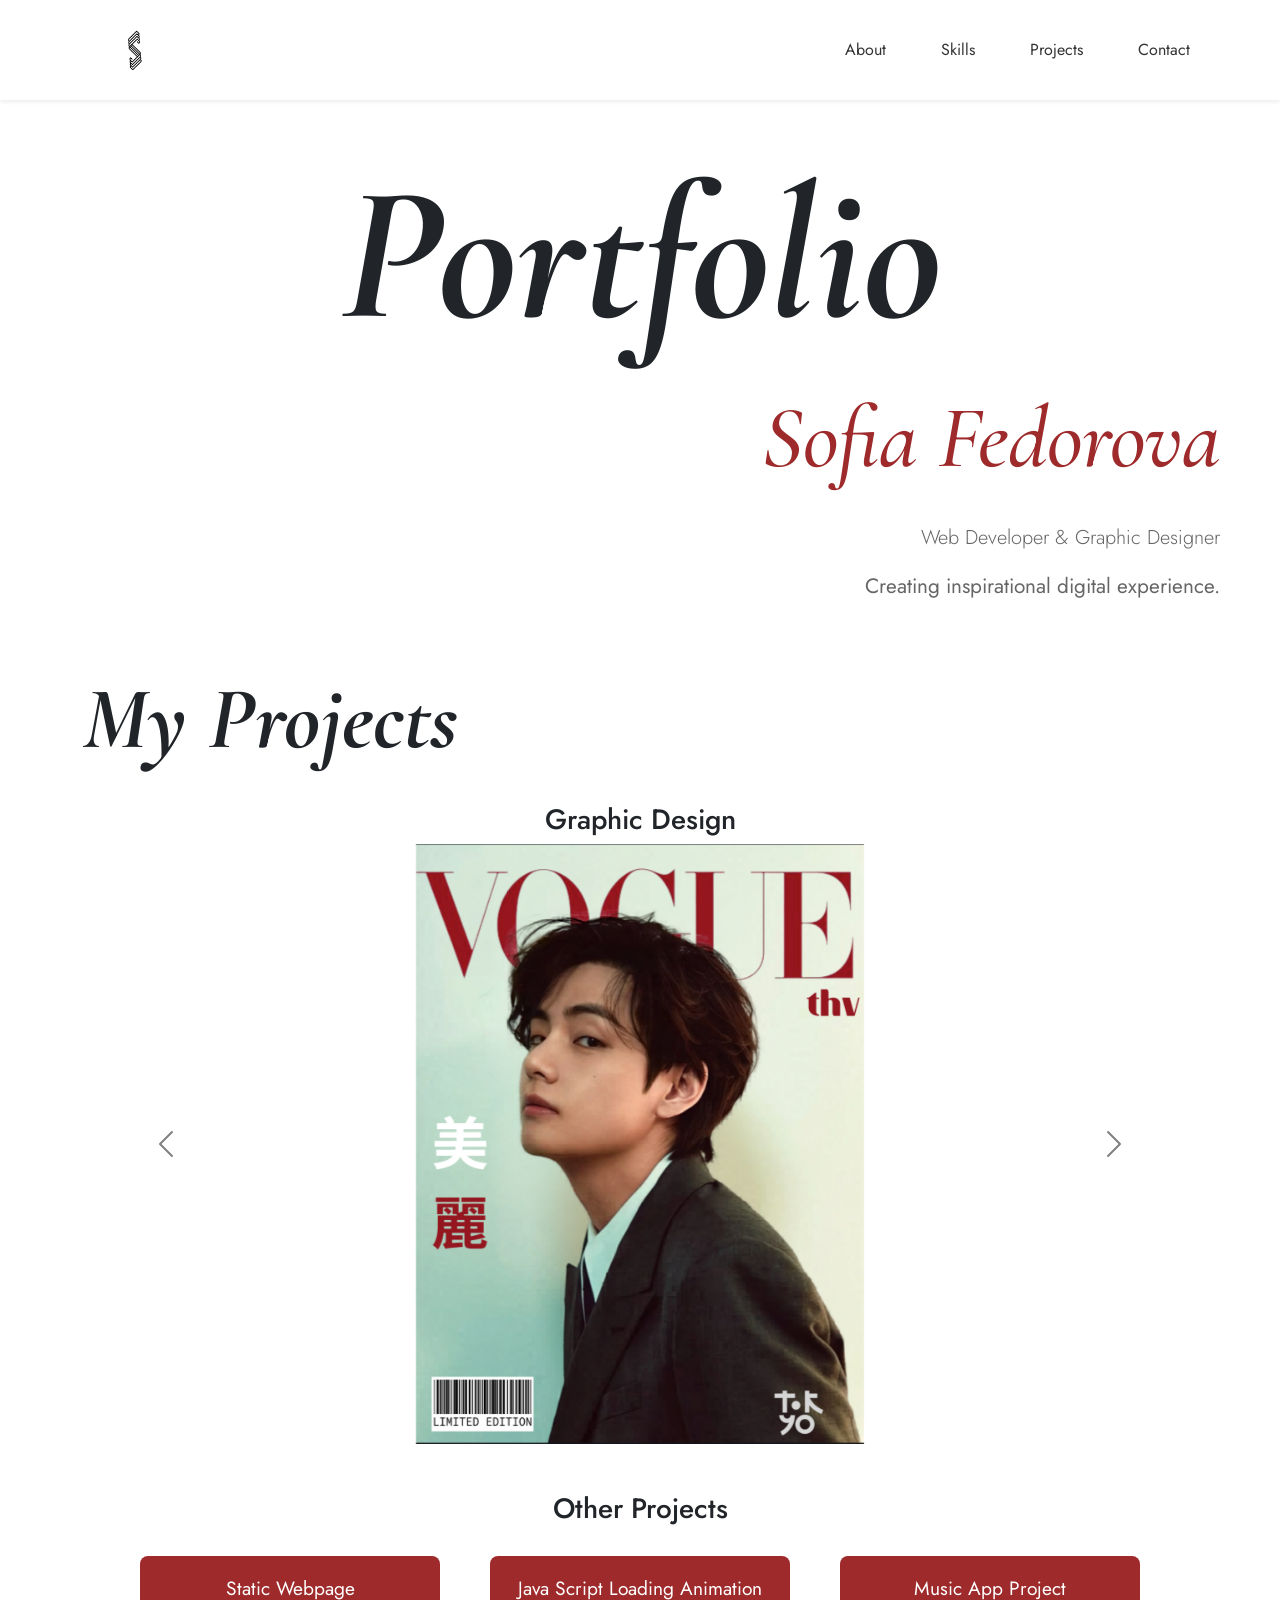
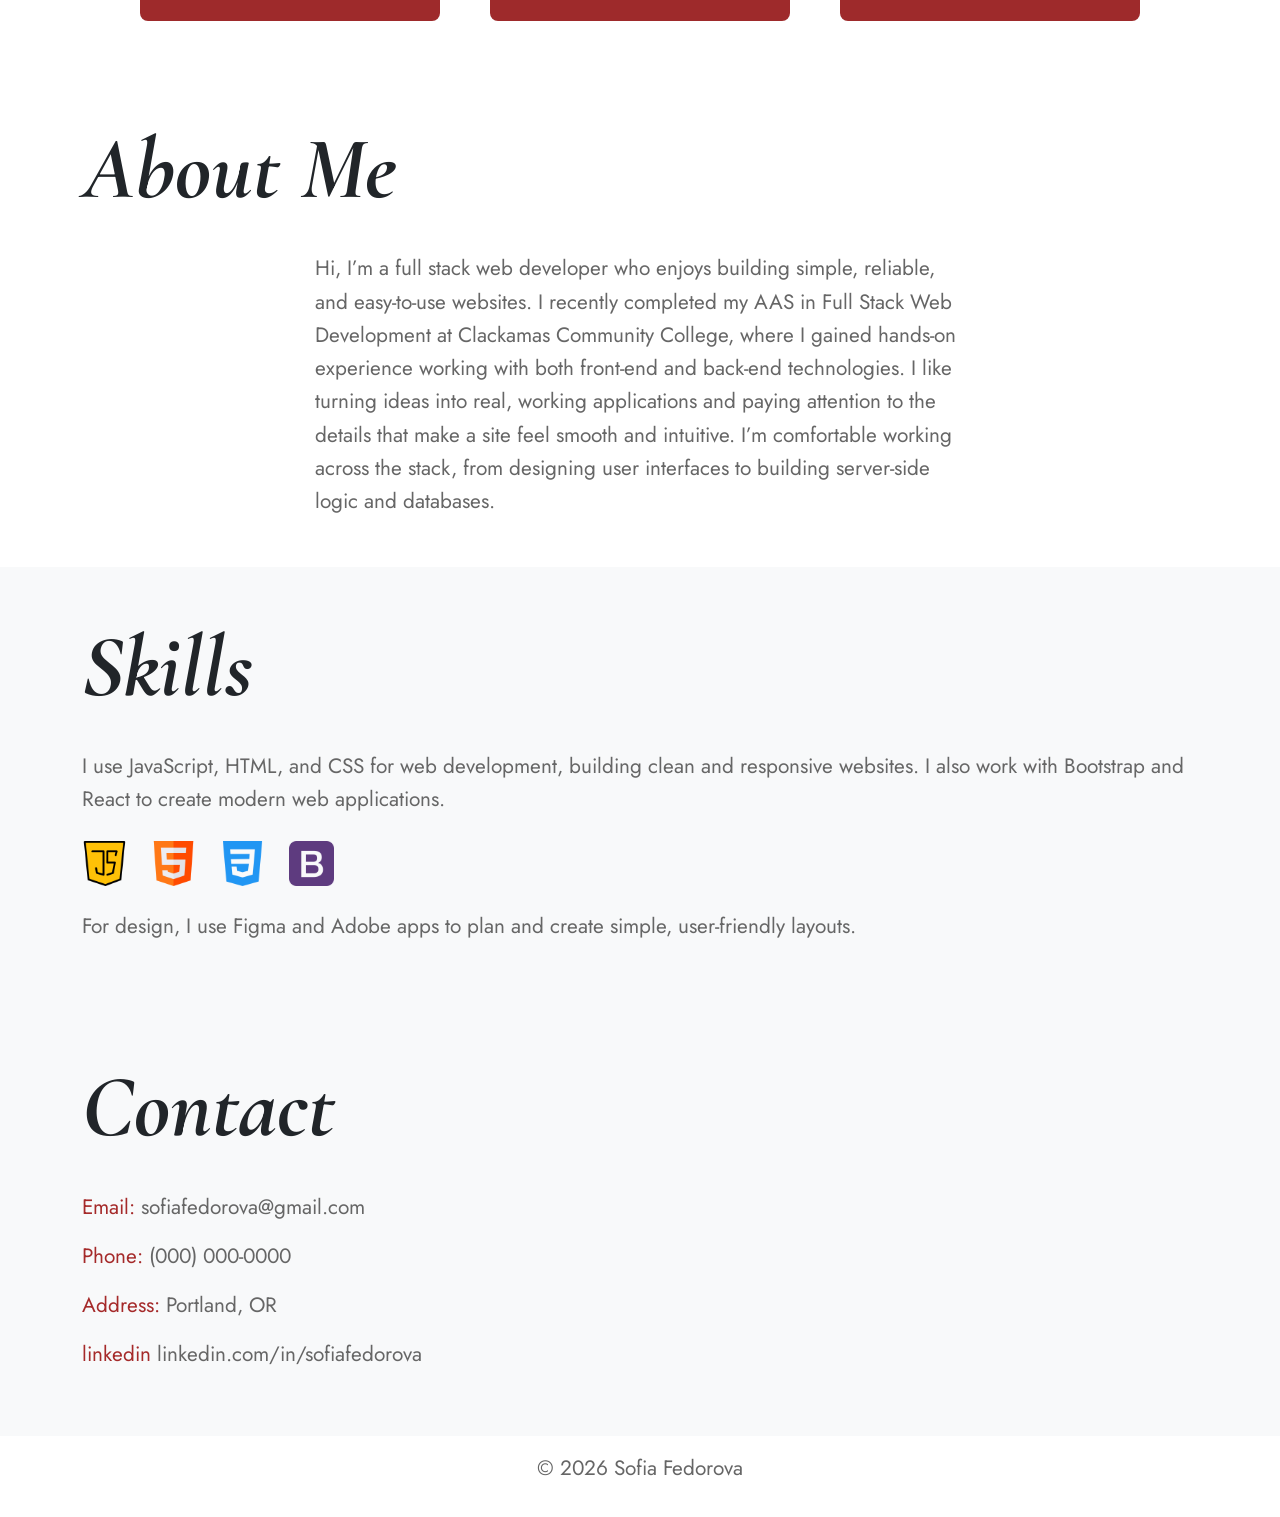
<file: index.html>
<!DOCTYPE html>
<html lang="en">
<head>
  <meta charset="utf-8">
  <meta name="viewport" content="width=device-width, initial-scale=1">

  <link rel="preconnect" href="https://fonts.googleapis.com">
  <link rel="preconnect" href="https://fonts.gstatic.com" crossorigin>
  <link href="https://fonts.googleapis.com/css2?family=Cormorant+Garamond:wght@300;400;500;600;700&family=Jost:wght@100;200;300;400;500;600;700;800;900&display=swap" rel="stylesheet">

  <title>Sofia Portfolio</title>

  <link href="https://cdn.jsdelivr.net/npm/bootstrap@5.3.2/dist/css/bootstrap.min.css" rel="stylesheet">
  <link rel="stylesheet" href="styles.css">
</head>

<body>

  <!-- nav -->
  <nav class="navbar navbar-expand-lg bg-white fixed-top shadow-sm">
    <div class="container">
      <a class="navbar-brand" href="#intro">
        <img src="img/logo.png" alt="Logo" class="logo">
      </a>

      <ul class="navbar-nav ms-auto d-flex flex-row gap-4">
        <li class="nav-item"><a class="nav-link" href="#about">About</a></li>
        <li class="nav-item"><a class="nav-link" href="#skills">Skills</a></li>
        <li class="nav-item"><a class="nav-link" href="#projects">Projects</a></li>
        <li class="nav-item"><a class="nav-link" href="#contact">Contact</a></li>
      </ul>
    </div>
  </nav>

  <!-- intro -->
  <section id="intro" class="text-center intro-section">
    <h1 class="fw-bold">Portfolio</h1>
    <h2 class="mt-3">Sofia Fedorova</h2>
    <p class="lead">Web Developer & Graphic Designer</p>
    <p>Creating inspirational digital experience.</p>
  </section>

  <!-- projects -->
  <section id="projects" class="container py-5">
    <h2 class="fw-bold">My Projects</h2>
    <h3>Graphic Design</h3>

   
    <div id="designCarousel" class="carousel slide mb-5" data-bs-ride="carousel">
      <div class="carousel-inner">

      
        <div class="carousel-item active">
          <div class="carousel-lightbox-trigger"
               data-img="img/graphic1.png"
               data-title="Magazine Cover Design"
               data-desc="A modern magazine cover concept. Designed in Canva.">
            <img src="img/graphic1.png" class="d-block w-100" alt="Magazine Cover">
          </div>
        </div>


        <div class="carousel-item">
          <div class="carousel-lightbox-trigger"
               data-img="img/dutch.png"
               data-title="Poster Illustration"
               data-desc="A stylized poster for DutchBros created in Photoshop.">
            <img src="img/dutch.png" class="d-block w-100" alt="Poster Illustration">
          </div>
        </div>

        <div class="carousel-item">
          <div class="carousel-lightbox-trigger"
               data-title="Business Card Design"
               data-desc="Front and back of a clean business card layout."
               data-img="img/biz1.png"
               data-img2="img/biz2.png">
            <img src="img/biz1.png" class="d-block w-100" alt="Business Card Front">
          </div>
        </div>

     
        <div class="carousel-item">
          <div class="carousel-lightbox-trigger"
               data-img="img/finalberryjuice.png"
               data-title="Berry Juice Label"
               data-desc="A juice label concept created in Photoshop.">
            <img src="img/finalberryjuice.png" class="d-block w-100" alt="Berry Juice Label">
          </div>
        </div>

        
        <div class="carousel-item">
          <div class="carousel-lightbox-trigger"
               data-img="img/fedorova_brushes.png"
               data-title="Brush Pack Poster"
               data-desc="A poster showcasing a custom brush pack. Designed in Illustrator.">
            <img src="img/fedorova_brushes.png" class="d-block w-100" alt="Brush Poster">
          </div>
        </div>

        <div class="carousel-item">
          <div class="carousel-lightbox-trigger"
               data-img="img/fedorova_phonemockup.png"
               data-title="Phone Mockup"
               data-desc="A clean phone mockup presentation created in Photoshop.">
            <img src="img/fedorova_phonemockup.png" class="d-block w-100" alt="Phone Mockup">
          </div>
        </div>

      </div>

      <button class="carousel-control-prev" type="button" data-bs-target="#designCarousel" data-bs-slide="prev">
        <span class="carousel-control-prev-icon"></span>
      </button>

      <button class="carousel-control-next" type="button" data-bs-target="#designCarousel" data-bs-slide="next">
        <span class="carousel-control-next-icon"></span>
      </button>
    </div>

    <!-- other projects -->
    <h3 class="other-projects-title mt-5">Other Projects</h3>

    <div class="other-project-buttons">
      <a href="projects/static page/velvet.html" class="project-btn" target="_blank">Static Webpage</a>
      <a href="projects/index2.html" class="project-btn">Java Script Loading Animation</a>
      <a href="https://sofiafedorova2111.github.io/musicappfinal/" class="project-btn" target="_blank"> Music App Project</a>
    </div>
  </section>

  
  <div id="lightbox" class="lightbox">
    <div class="lightbox-content">
      <div class="lightbox-images">
        <img id="lightbox-img">
        <img id="lightbox-img2">
      </div>
      <h2 id="lightbox-title"></h2>
      <p id="lightbox-desc"></p>
    </div>
  </div>

  <!-- about -->
  <section id="about" class="container py-5">
    <h2 class="fw-bold">About Me</h2>
    <p>
      Hi, I’m a full stack web developer who enjoys building simple, reliable, and easy-to-use websites. 
      I recently completed my AAS in Full Stack Web Development at Clackamas Community College, where I gained 
      hands-on experience working with both front-end and back-end technologies.
      I like turning ideas into real, working applications and paying attention to the details that make a site 
      feel smooth and intuitive. I’m comfortable working across the stack, from designing user interfaces to 
      building server-side logic and databases.
    </p>
  </section>
<!-- Skills -->
<section id="skills" class="bg-light py-5">
  <div class="container">
    <h2 class="fw-bold">Skills</h2>
    <p>I use JavaScript, HTML, and CSS for web development, building clean and responsive websites. I also work with Bootstrap and React to create modern web applications.</p>

    <div class="d-flex flex-wrap gap-4 align-items-center my-4">
      <img src="img/java-script.png" alt="JavaScript Logo" class="img-fluid" style="width:80px;">
      <img src="img/html.png" alt="HTML Logo" class="img-fluid" style="width:80px;">
      <img src="img/css-3.png" alt="CSS Logo" class="img-fluid" style="width:80px;">
      <img src="img/bootstrap.png" alt="Bootstrap Logo" class="img-fluid" style="width:80px;">
    </div>

    <p>For design, I use Figma and Adobe apps to plan and create simple, user-friendly layouts.</p>
  </div>
</section>
  <!-- CONTACT -->
  <section id="contact" class="bg-light py-5">
    <div class="container">
      <h2 class="fw-bold">Contact</h2>
      <p><span style="color: brown;">Email:</span> sofiafedorova@gmail.com</p>
      <p><span style="color:brown;">Phone:</span> (000) 000‑0000</p>
      <p><span style="color:brown;">Address:</span> Portland, OR</p>
      <p><span style="color:brown;">linkedin</span> linkedin.com/in/sofiafedorova</p>
    </div>
  </section>

  <footer class="text-center py-3">
    <p>© 2026 Sofia Fedorova</p>
  </footer>

  <script src="https://cdn.jsdelivr.net/npm/bootstrap@5.3.2/dist/js/bootstrap.bundle.min.js"></script>
  <script src="index.js"></script>

</body>
</html>
</file>
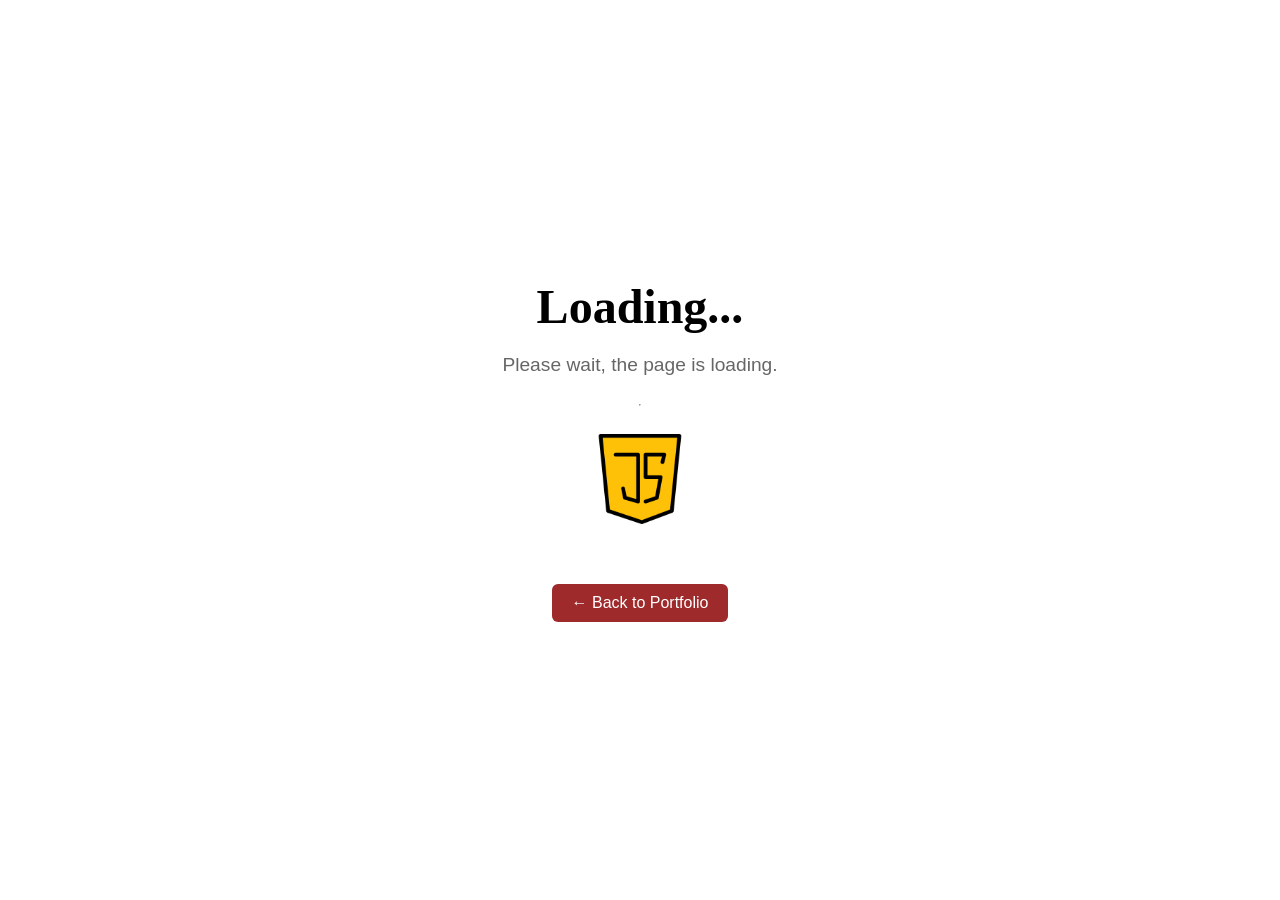
<file: projects/index2.html>
<!DOCTYPE html>
<html lang="en">
<head>
  <meta charset="UTF-8">
  <meta name="viewport" content="width=device-width, initial-scale=1.0">
  <title>JavaScript Loading Screen</title>
  <link rel="stylesheet" href="style2.css">
</head>

<body>

  <div class="loading-screen">

  

    <h1>Loading...</h1>

    <p class="loading-text">Please wait, the page is loading.</p>
    <hr>

    <img src="../img/java-script.png" class="pulse-js-icon">

    <a href="../index.html" class="back-btn">← Back to Portfolio</a>

  </div>

</body>
</html>
</file>
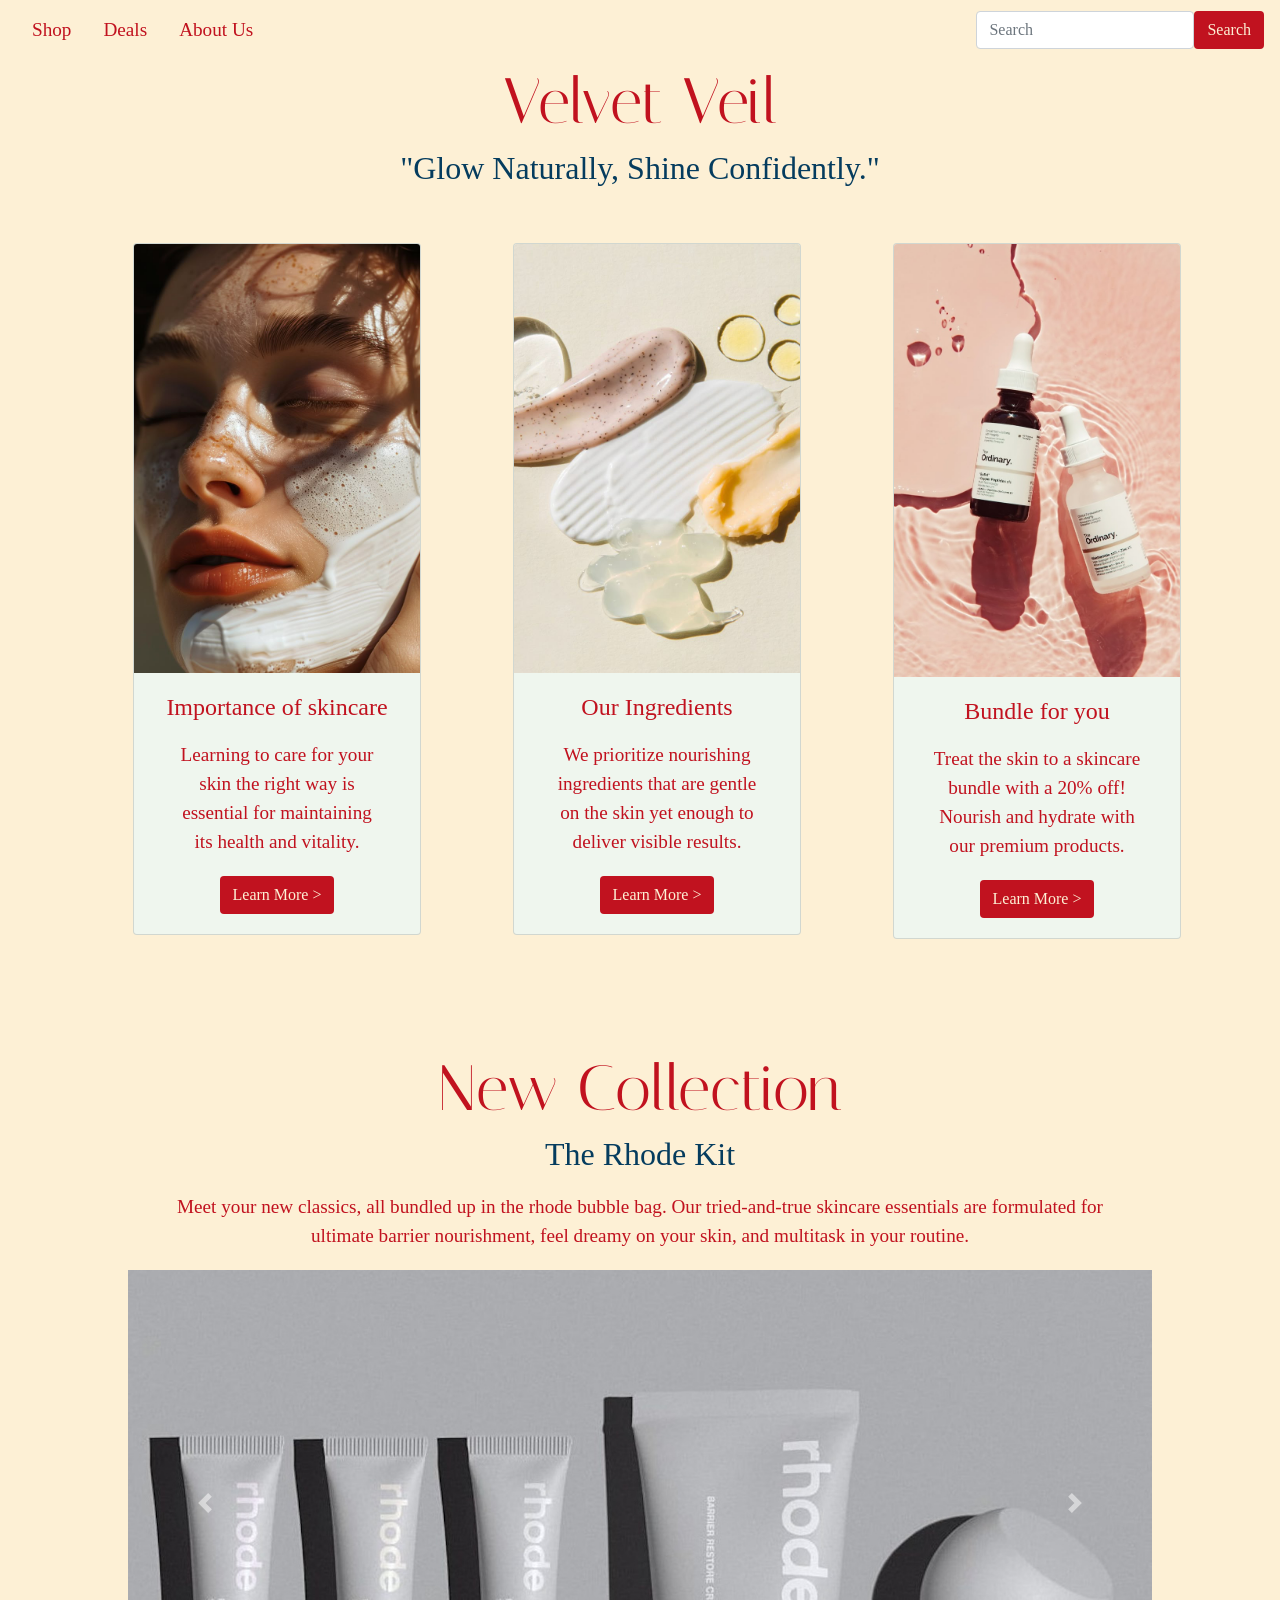
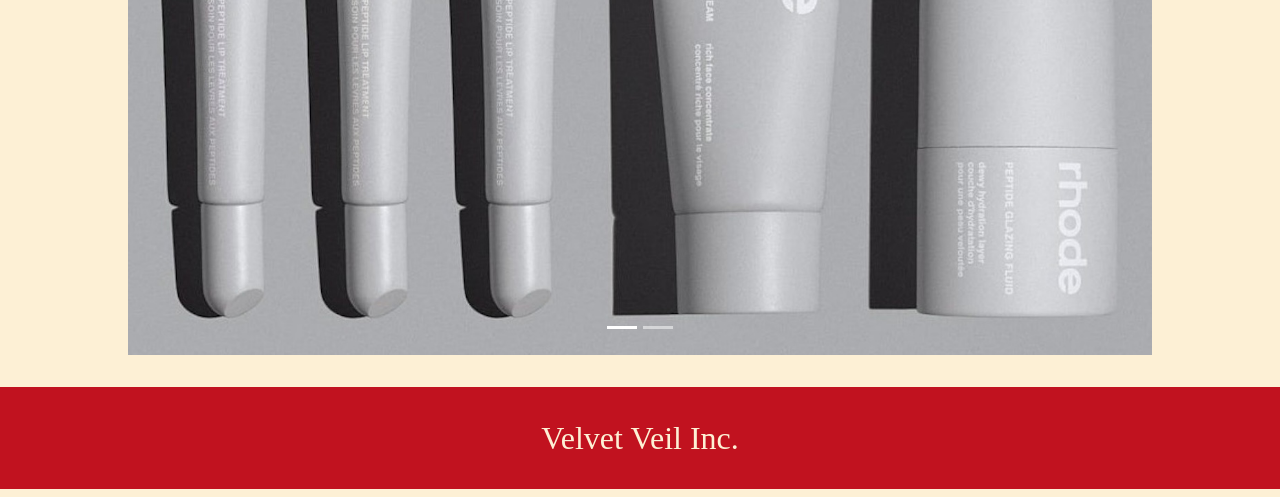
<file: projects/static page/velvet.html>
<!DOCTYPE html>
<html lang="en">
<head>
    <meta charset="utf-8">
    <meta name="viewport" content="width=device-width, initial-scale=1.0">
    <title>Bootstrap Website HW06</title>

    <link rel="preconnect" href="https://fonts.googleapis.com">
    <link rel="preconnect" href="https://fonts.gstatic.com" crossorigin>
    <link href="https://fonts.googleapis.com/css2?family=Questrial&display=swap" rel="stylesheet">
    <link rel="preconnect" href="https://fonts.googleapis.com">
    <link rel="preconnect" href="https://fonts.gstatic.com" crossorigin>
    <link href="https://fonts.googleapis.com/css2?family=Italiana&display=swap" rel="stylesheet">   

    <link href="https://stackpath.bootstrapcdn.com/bootstrap/4.5.2/css/bootstrap.min.css" rel="stylesheet">
    <link href="styles3.css" rel="stylesheet" type="text/css">
</head>
<body>
    <nav class="navbar fixed-top bg-body-tertiary">
        <ul class="nav justify-content-end">
            <li class="nav-item">
                <a class="nav-link" aria-current="page" href="#">Shop</a>
            </li>
            <li class="nav-item">
                <a class="nav-link" href="#">Deals</a>
            </li>
            <li class="nav-item">
                <a class="nav-link" href="#">About Us</a>
            </li>
        </ul>
        <form class="d-flex" role="search">
            <input class="form-control me-2" type="search" placeholder="Search" aria-label="Search">
            <button class="btn" type="submit">Search</button>
        </form>
    </nav>

    <main>
        <h1>Velvet Veil</h1>
        <h2>"Glow Naturally, Shine Confidently."</h2>

        <div class="container">
            <div class="row">
                <div class="col-sm-4">
                    <div class="card" style="width: 18rem;">
                        <img src="images/facepic.jpg" class="card-img-top" alt="">
                        <div class="card-body">
                            <h4 class="card-title">Importance of skincare</h4>
                            <p class="card-text">Learning to care for your skin the right way is essential for maintaining its health and vitality.</p>
                            <a href="#" class="btn">Learn More ></a>
                        </div>
                    </div>
                </div>

                <div class="col-sm-4">
                    <div class="card" style="width: 18rem;">
                        <img src="images/example.jpg" class="card-img-top" alt="">
                        <div class="card-body">
                            <h4 class="card-title">Our Ingredients</h4>
                            <p class="card-text">We prioritize nourishing ingredients that are gentle on the skin yet enough to deliver visible results.</p>
                            <a href="#" class="btn">Learn More ></a>
                        </div>
                    </div>
                </div>

                <div class="col-sm-4">
                    <div class="card" style="width: 18rem;">
                        <img src="images/cream1.jpg" class="card-img-top" alt="">
                        <div class="card-body">
                            <h4 class="card-title">Bundle for you</h4>
                            <p class="card-text">Treat the skin to a skincare bundle with a 20% off! Nourish and hydrate with our premium products.</p>
                            <a href="#" class="btn">Learn More ></a>
                        </div>
                    </div>
                </div>
            </div>
        </div>

        <div id="myCarousel" class="carousel slide" data-ride="carousel">
            <ol class="carousel-indicators">
                <li data-target="#myCarousel" data-slide-to="0" class="active"></li>
                <li data-target="#myCarousel" data-slide-to="1"></li>
            </ol>

            <h1>New Collection</h1>

            <div class="carousel-inner">
                <div class="carousel-item ">
                    <h2>Rhode pocket blush</h2>
                    <p>A little blush for a little flush. Our on-the-go cream blush wakes up cheeks and lips with a satiny, diffused flush that melts on smoothly and stays all day.</p>
                    <img src="images/rhode2.jpg" class="d-block w-100" alt="First slide">
                </div>
                <div class="carousel-item active">
                    <h2>The Rhode Kit</h2>
                    <p>Meet your new classics, all bundled up in the rhode bubble bag. Our tried-and-true skincare essentials are formulated for ultimate barrier nourishment, feel dreamy on your skin, and multitask in your routine.</p>
                    <img src="images/rhode1.jpg" class="d-block w-100" alt="Second slide">
                </div>
            </div>

            <a class="carousel-control-prev" href="#myCarousel" role="button" data-slide="prev">
                <span class="carousel-control-prev-icon" aria-hidden="true"></span>
                <span class="sr-only">Previous</span>
            </a>
            <a class="carousel-control-next" href="#myCarousel" role="button" data-slide="next">
                <span class="carousel-control-next-icon" aria-hidden="true"></span>
                <span class="sr-only">Next</span>
            </a>
        </div>
    </main>

    <footer>
        <h2>Velvet Veil Inc.</h2>
    </footer>

    <script src="https://code.jquery.com/jquery-3.5.1.slim.min.js"></script>
    <script src="https://cdn.jsdelivr.net/npm/@popperjs/core@2.5.0/dist/umd/popper.min.js"></script>
    <script src="https://stackpath.bootstrapcdn.com/bootstrap/4.5.2/js/bootstrap.min.js"></script>
</body>
</html>
</file>
<file: styles.css>
html {
  scroll-behavior: smooth;
}

body {
  font-family: "Jost", sans-serif;
  background: #fff;
  margin: 0;
}

:root {
  --dark: #1a1a1a;
  --light-text: #666;
  --lavender: #f4e8ff;
  --blue: #e3f6ff;
}

section {
  padding: 80px 0;
}

p {
  font-size: 1.3rem;
  line-height: 1.6;
  color: var(--light-text);
}

h2 {
  margin-bottom: 30px;
  font-family: "Cormorant Garamond", serif;
  font-style: italic;
  font-size: 5.5rem;
  text-align: left !important;
}

h3 {
  text-align: center !important;
}

.navbar {
  background: #fff !important;
  padding: 10px 0;
}

.nav-link {
  margin-left: 15px;
  color: #333 !important;
}

.nav-link:hover {
  color: var(--dark) !important;
}

.navbar-nav {
  margin-left: auto;
}

.logo {
  height: 70px;
  width: auto;
}

#intro {
  text-align: center;
  padding: 140px 60px 0 60px;
}

#intro h1 {
  font-family: "Cormorant Garamond", serif;
  font-size: 12rem;
  font-weight: 700;
  font-style: italic;
}

#intro h2 {
  text-align: right !important;
}

#intro p {
  text-align: right;
  color: var(--light-text);
}

.btn-dark {
  background: var(--dark);
  border: none;
  padding: 10px 24px;
  border-radius: 4px;
}

.btn-dark:hover {
  opacity: 0.9;
}

.mt-3 {
  color: #9e2a2b;
}

#designCarousel .carousel-item img {
  width: auto;
  max-width: 100%;
  height: auto;
  max-height: 600px;
  object-fit: contain;
  margin: 0 auto;
  display: block;
}



.carousel-control-prev-icon,
.carousel-control-next-icon {
  filter: invert(1) brightness(0);
}

#about p {
  max-width: 650px;
  margin: 0 auto;
}

#skills {
  background: var(--lavender);
}

.skill-item {
  text-align: center;
  margin-bottom: 20px;
}

#skills img {
  height: 45px !important;
  width: auto !important;
  object-fit: contain !important;
}


#contact {
  background: var(--blue);
}

.contact-card-row {
  display: flex;
  justify-content: center;
  align-items: center;
  gap: 30px;
  margin-top: 30px;
}

.contact-card-img {
  width: 100%;
  max-width: 500px;
  border-radius: 12px;
}

@media (max-width: 900px) {
  .contact-card-row {
    flex-direction: column;
  }
}

.other-project-buttons {
  display: flex;
  justify-content: center;
  gap: 50px;
  margin-top: 30px;
  flex-wrap: wrap;
}

.other-project-buttons .project-btn {
  flex: 1;
  min-width: 250px;
  max-width: 300px;
  padding: 18px 20px;
  font-size: 1.2rem;
  text-align: center;
  border-radius: 8px;
  background: #9e2a2b;
  color: #fff;
  text-decoration: none;
  transition: 0.25s;
}

.other-project-buttons .project-btn:hover {
  background: #7d1f22;
  transform: translateY(-2px);
}

footer {
  text-align: center;
  padding: 20px 0;
  color: var(--light-text);
}

.lightbox {
  position: fixed;
  inset: 0;
  background: rgba(0,0,0,0.85);
  display: none;
  justify-content: center;
  align-items: center;
  z-index: 9999;
  padding: 20px;
}

.lightbox-content {
  background: #fff;
  padding: 25px;
  border-radius: 12px;
  max-width: 600px;
  width: 90%;
  text-align: center;
  animation: zoomIn .3s ease;
}

.lightbox-images {
  display: flex;
  gap: 20px;
  justify-content: center;
  flex-wrap: wrap;
}

.lightbox-images img {
  width: 45%;
  max-width: 300px;
  border-radius: 10px;
}

.carousel-lightbox-trigger {
  cursor: pointer;
}

.other-project-buttons .project-btn {
  display: flex !important;
  justify-content: center;
  align-items: center;
  flex: 1 1 250px !important;
}
</file>
<file: projects/style2.css>
body {
    font-family: "Jost", sans-serif;
    background: #fff;
    margin: 0;
    padding: 0;
    display: flex;
    justify-content: center;
    align-items: center;
    height: 100vh;
    text-align: center;
  }
  

  .loading-screen {
    display: flex;
    flex-direction: column;
    align-items: center;
    gap: 20px;
  }
  
 
  .pulse-js-icon {
    width: 90px;
    animation: colorPulse 1.4s infinite ease-in-out;
  }
  

  @keyframes colorPulse {
    0% {
      transform: scale(1);
      filter: drop-shadow(0 0 0px #f7df1e);
    }
    50% {
      transform: scale(1.25);
      filter: drop-shadow(0 0 18px #ffb347);
    }
    100% {
      transform: scale(1);
      filter: drop-shadow(0 0 0px #f7df1e);
    }
  }
  
  h1 {
    font-family: "Cormorant Garamond", serif;
    font-size: 3rem;
    margin: 0;
  }
  
  .loading-text {
    font-size: 1.2rem;
    color: #666;
    margin: 0;
  }
  
  .back-btn {
    margin-top: 40px;
    padding: 10px 20px;
    background: #9e2a2b;
    color: #fff;
    text-decoration: none;
    border-radius: 6px;
    transition: 0.25s;
  }
  
  .back-btn:hover {
    background: #7d1f22;
  }
</file>
<file: projects/static page/styles3.css>
html, body {
    background-color: #fdf0d5;
    color: #c1121f;
    font-family: "Questria", serif;
}

body {
    text-align: center;
}
/*First Navbar*/
.navbar {
    background-color: #fdf0d5 !important;
}

.nav-link {
    color: #c1121f;
    font-size: 1.2em;
}

.nav-link:hover {
    color: #053c5e !important;
    font-size:20px;
}

.nav-link:visited {
    color: #c1121f;
}

h1 {
    margin-top: 1em;
    font-size: 4em;
    font-family: "Italiana", serif;
}

h2 {
    color: #053c5e;
}

.btn {
    background-color: #c1121f;
    color: #fdf0d5;
}

.btn:hover {
    background-color: #053c5e;
    color: #fdf0d5;
}

.card {
    background-color: #eff6ee;
    color: #c1121f;
    margin: 3em;
    width: 20%;
    height: auto;
}

/* Second Navbar*/
.navbar-brand{
    color:#053c5e;
    font-size:25px;
    font-family:"Italiana", serif;
 
}

.nav-linksecond{
    color:#c1121f;
    margin:2em;
    text-decoration:none;
    font-size:20px;

}

.nav-linksecond:hover{
    color:#053c5e;
    font-size:21px;
}

.nav-item.dropdown:hover .dropdown-menu {
    display: block;
}

.dropdown-menu{
    background-color:#fdf0d5;
}

.dropdown-item{
    color:#c1121f;
    background-color:#fdf0d5;

}

.dropdown-item:hover{
    font-size:20px;
    background-color:#fdf0d5;
    color:#053c5e;
}

.container {
    display: flex;
    align-items: flex-start;
    position: relative;
}

#myCarousel {
    width: 80%;
    margin-left: auto;
    margin-right: auto;
}

p {
    font-size: 1.2rem;
    margin: 1em;
}

footer h2 {
    background-color: #c1121f;
    color: #fdf0d5;
    padding: 1em;
    margin-top: 1em;
}
</file>
